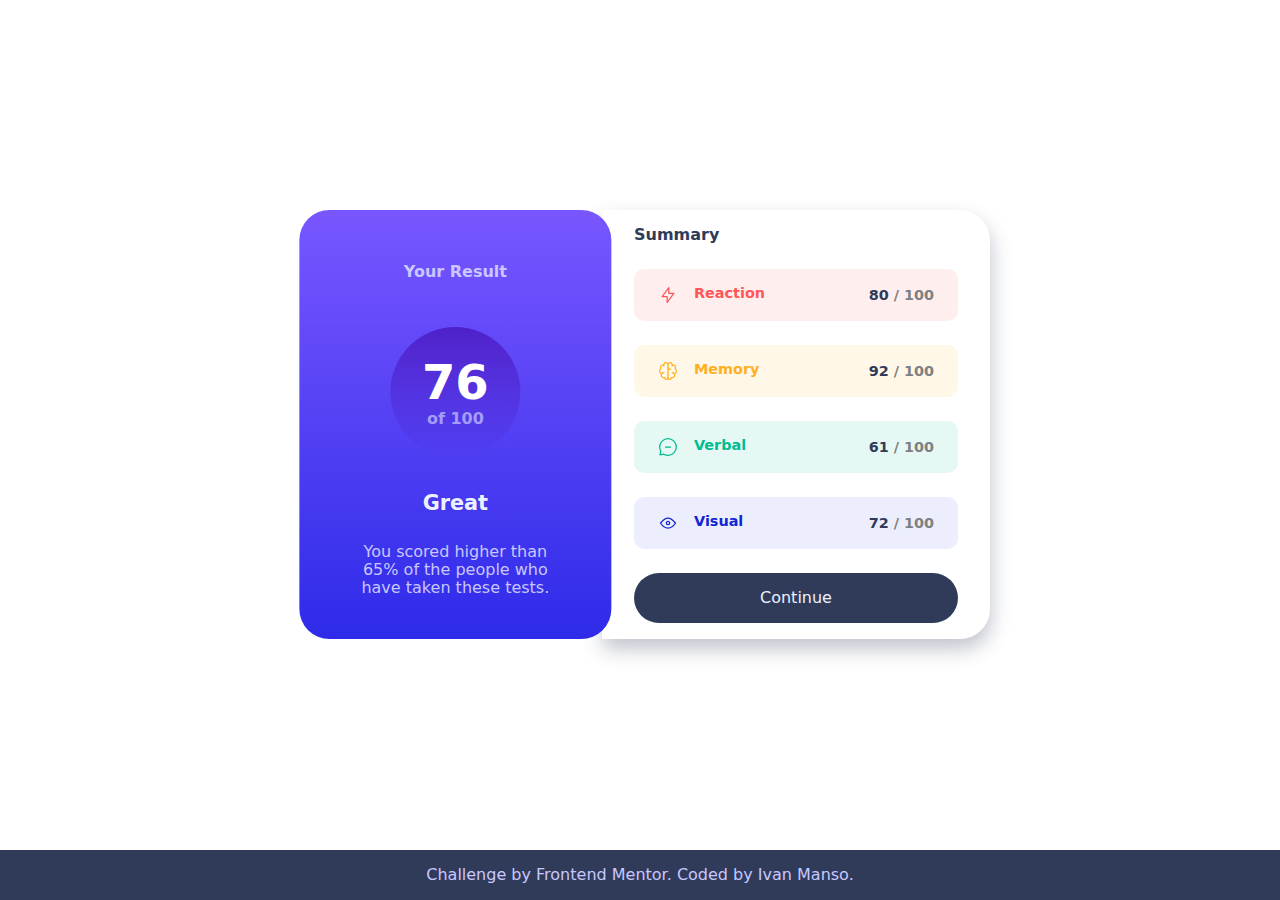
<file: index.html>
<!DOCTYPE html>
<html lang="en">
<head>
    <meta charset="UTF-8">
    <meta http-equiv="X-UA-Compatible" content="IE=edge">
    <meta name="viewport" content="width=device-width, initial-scale=1.0">
    <title>Frontend Mentor | Results summary component</title>
    <link rel="stylesheet" href="style.css"/>
</head>
<body>
  
    <main>
      <div class="card">
  
        <div class="card-header">
  
          <h1 class="card-your-result">Your Result</h1>
  
          <div class="card-header-score-container">
  
            <h2 class="card-header-accumulated-score">76</h2>
            <span class="card-header-total-score">of 100</span>
  
          </div>
  
          <h3 class="card-header-feedback">Great</h3>
  
          <p class="card-header-feedback-description">
            You scored higher than 65% of the people who have taken these tests.
          </p>
  
        </div>
  
        <div class="card-description">
  
          <h4 class="card-description-title">Summary</h4>
  
          <div class="card-description-item">
            <div class="card-description-head-holder">
              <img src="./images/icon-reaction.svg" alt="">
              <h5 class="card-description-item-name"> Reaction</h5>
            </div>
            <span class="card-description-item-score"><span class="score">80</span> / 100</span>
          </div>
  
          <div class="card-description-item">
            <div class="card-description-head-holder">
              <img src="./images/icon-memory.svg" alt="">
              <h5 class="card-description-item-name"> Memory</h5>
            </div>
            <span class="card-description-item-score"><span class="score">92</span> / 100</span>
          </div>
  
          <div class="card-description-item">
            <div class="card-description-head-holder">
              <img src="./images/icon-verbal.svg" alt="">
              <h5 class="card-description-item-name"> Verbal</h5>
            </div>
            <span class="card-description-item-score"><span class="score">61</span> / 100</span>
          </div>
  
          <div class="card-description-item">
            <div class="card-description-head-holder">
              <img src="./images/icon-visual.svg" alt="">
              <h5 class="card-description-item-name"> Visual</h5>
            </div>
            <span class="card-description-item-score"><span class="score">72</span> / 100</span>
          </div>
  
          <a class="card-description-button" href="#">Continue</a>
  
        </div>
  
      </div>
    </main>
    <footer class="attribution">
      Challenge by <a href="https://www.frontendmentor.io?ref=challenge" target="_blank">Frontend Mentor</a>.
      Coded by <a
        href="https://ivanmansine.com/">Ivan Manso</a>.
    </footer>
  </body>
</html>
</file>
<file: style.css>
@import url("./Normalize.css");


:root{
  /* colors */
  --Light-red: hsl(0, 100%, 67%);
  --Orangey-yellow: hsl(39, 100%, 56%);
  --Green-teal: hsl(166, 100%, 37%);
  --Cobalt-blue: hsl(234, 85%, 45%);

  --Light-slate-blue: hsl(252, 100%, 67%);
  --Light-royal-blue: hsl(241, 81%, 54%);
  --Violet-blue: hsla(256, 72%, 46%, 1);
  --Persian-blue: hsla(241, 72%, 46%, 0);
  --Pale-blue: hsl(221, 100%, 96%);
  --Light-lavender: hsl(241, 100%, 89%);
  --Dark-gray-blue: hsl(224, 30%, 27%);
  
  --border-radius: 30px;
  
  /* general style */
  text-rendering: optimizeSpeed;
  font-family: system-ui, -apple-system, BlinkMacSystemFont, 'Segoe UI', Roboto, Oxygen, Ubuntu, Cantarell, 'Open Sans', 'Helvetica Neue', sans-serif;
}

*{
  margin: 0;
  padding: 0;
  box-sizing: border-box;
  transition: all 200ms;

}

body{
  min-height: 100vh;
  max-width: 100%;
}

a{
  text-decoration: none;
}

.card{
  display: flex;
  flex-direction: column;
  background-color: white;
}

.card-header{
  display: flex;
  flex-direction: column;
  align-items: center;
  background: linear-gradient(to bottom, var(--Light-slate-blue), var(--Light-royal-blue));

  border-radius: 0 0 var(--border-radius) var(--border-radius);
  padding: 2rem 3rem;
}

.card-your-result{
  font-size: 1rem;
  color: var(--Light-lavender);
}

.card-header-score-container{
  display: flex;
  flex-direction: column;
  justify-content: center;
  align-items: center;

  height: 130px;
  width: 130px;

  margin: 1rem;
  background-image: linear-gradient(to bottom, var(--Violet-blue), var(--Persian-blue));
  border-radius: 50%;
}

.card-header-accumulated-score{
  color: white;
  font-size: 3rem;
}

.card-header-total-score{
  color: var(--Light-lavender);
  font-weight: bold;
  opacity: .7;
}

.card-header-feedback{
  font-size: 1.3rem;
  color: var(--Pale-blue);
  margin-bottom: .5rem;
}

.card-header-feedback-description{
  text-align: center;
  font-weight: 500;
  color: var(--Light-lavender);
}

.card-description{
  display: flex;
  flex-direction: column;
  padding: 1rem 2rem;
  gap: 1.5rem;
}

.card-description-title{
  color: var(--Dark-gray-blue);
  font-size: 1rem;
}

.card-description-item{
  display: flex;
  justify-content: space-between;
  align-items: center;
  border-radius: 10px;
  padding: 1rem 1.5rem;

}


.card-description-head-holder{
  display: flex;
  gap: 1rem;
}

.card-description-item:nth-of-type(1){
  color: var(--Light-red);
  background-color: hsla(0, 100%, 67%, .1);
}

.card-description-item:nth-of-type(2){
  color: var(--Orangey-yellow);
  background-color: hsla(39, 100%, 56%, .1);
}

.card-description-item:nth-of-type(3){
  color: var(--Green-teal);
  background-color: hsla(166, 100%, 37%, .1);
}

.card-description-item:nth-of-type(4){
  color: var(--Cobalt-blue);
  background-color: hsla(234, 89%, 61%, 0.1);
}

.card-description-item-name{
  font-size: .9rem;
}

.card-description-item-score{
  font-weight: bolder;
  color: grey;
  font-size: .9rem;
}

.card-description-item-score .score{
  color: var(--Dark-gray-blue);
}

.card-description-button{
  color: var(--Pale-blue);
  background-color: var(--Dark-gray-blue);
  border-radius: var(--border-radius);
  text-align: center;
  padding-block: 1rem;
  font-weight: 500;

}

.card-description-button:hover,
.card-description-button:active{
  background-color: var(--Dark-gray-blue);
  background-image: linear-gradient(to bottom, var(--Light-slate-blue), var(--Light-royal-blue));
  cursor: pointer;

}

.attribution{
  text-align: center;
  padding-block: 1rem;
  background-color: var(--Dark-gray-blue);
  color: var(--Light-lavender);
}

.attribution a{
  color: var(--Light-lavender);
}

@media (min-width: 768px){
  body{
    display: flex;
    flex-direction: column;
  }
  
  main{
    display: flex;
    align-items: center;
    justify-content: center;
    flex: 1;
  }
  
  .card{
    flex-direction: row;
    justify-content: center;
    align-self: center;
    width: clamp(650px, 60%, 700px);
  }

  .card-header{
    border-radius: var(--border-radius);
    flex: 2;
    z-index: 1;
    transform: translateX(3%);
    justify-content: space-around;
  }
  .card-description{
    flex: 3;
    border-top-right-radius: var(--border-radius);
    border-bottom-right-radius: var(--border-radius);
    box-shadow: 1px 10px 20px hsla(224, 30%, 27%, .3);;
  }
}
</file>
